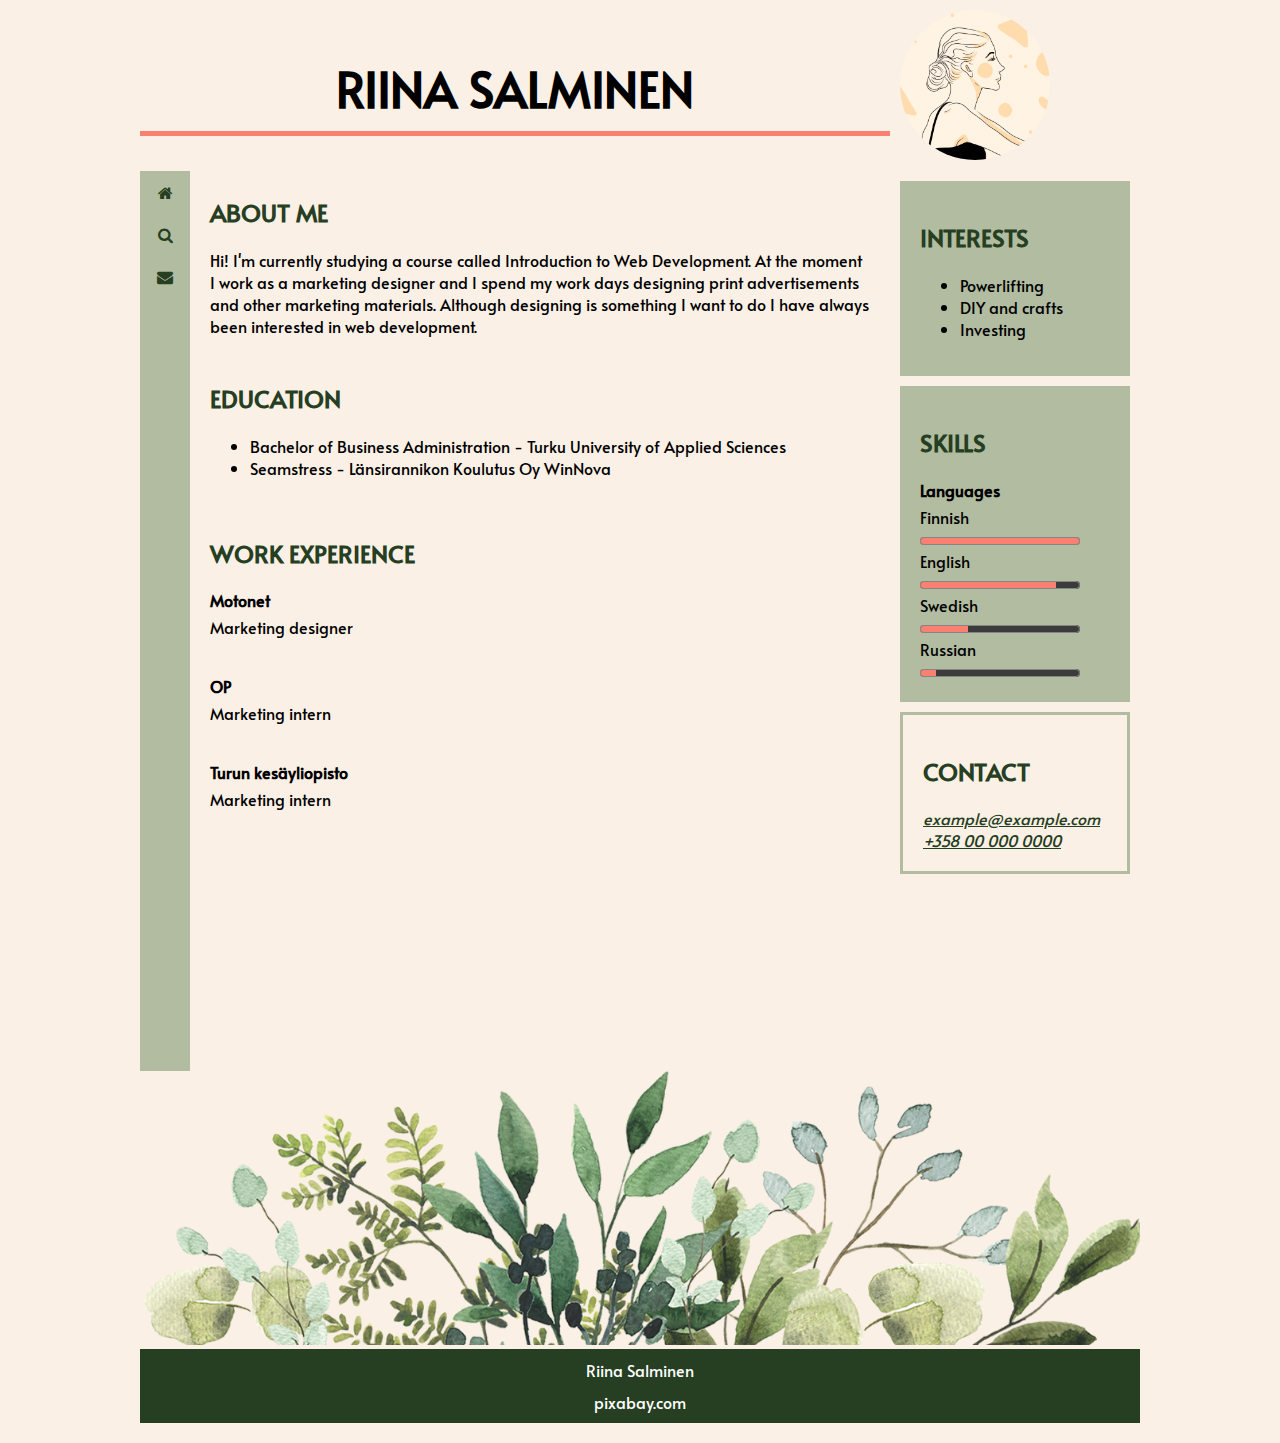
<file: index.html>
<!DOCTYPE html>
<html lang="en-US">
    <head>
        <title>My Pages</title>
        <link rel="stylesheet" href="style.css">
        <link rel="stylesheet" type="text/css" href="flex.css">
        
        <link rel="preconnect" href="https://fonts.googleapis.com">
        <link rel="preconnect" href="https://fonts.gstatic.com" crossorigin>
        <link href="https://fonts.googleapis.com/css2?family=Alata&display=swap" rel="stylesheet">

        <link rel="stylesheet" href="https://cdnjs.cloudflare.com/ajax/libs/font-awesome/4.7.0/css/font-awesome.min.css">

        <meta name="keywords" content="portfolio">
        <meta name="description" content="Riina Salminen portfolio">
        <meta name="viewport" content="width=device-width, initial-scale=1.0">
    </head>

    <body>
        <div class="header">
                <h1>Riina Salminen</h1>
                <img src="img/profilepic.jpg" alt="Profile picture">
        </div>


        <div class="flex-container">
            <div class="nav">
                <ul>
                    <li><a href="index.html"><i class="fa fa-fw fa-home"></i></a></li>
                    <li><a href="portfolio.html"><i class="fa fa-fw fa-search"></i></a></li>
                    <li><a href="index.html#aside-contact"><i class="fa fa-fw fa-envelope"></i></a></li>
                </ul>
            </div>


            <div class="section">
                <h2>About me</h2>
                <p>Hi! I'm currently studying a course called Introduction to Web Development. 
                At the moment I work as a marketing designer and I spend my work days designing
                print advertisements and other marketing materials. 
                Although designing is something I want to do I have always been interested in web development. 
                </p>
            </div>
              
            <div class="article">
                <div>
                <h2>Education</h2>
                    <ul>
                        <li>Bachelor of Business Administration - Turku University of Applied Sciences</li>
                        <li>Seamstress - Länsirannikon Koulutus Oy WinNova</li>
                    </ul>
                </div>
    
                <br>
                <h2>Work experience</h2>
                    <article>
                        <h3>Motonet</h3>
                        <p> Marketing designer</p>
                    </article>
                    <br>
                    <article>
                        <h3> OP</h3>
                        <p> Marketing intern</p>
                    </article>
                    <br>
                    <article>
                        <h3> Turun kesäyliopisto</h3>
                        <p> Marketing intern</p>
                    </article>
            </div>

            <div class="aside">
                        <div id="aside-interests">
                        <h2>Interests</h2>
                            <ul>
                                <li>Powerlifting</li>
                                <li>DIY and crafts</li>
                                <li>Investing</li>
                            </ul>
                        </div>
  
                <div id="aside-progress">
                    
                        <h2>Skills</h2>
                        <h3>Languages</h3>

                        <div class="progress-element">
                        <label for="progress-bar-1">Finnish</label>
                        <progress id="progress-bar-1" max="100" value="100"></progress>
                
                        <label for="progress-bar-2">English</label>
                        <progress id="progress-bar-2" max="100" value="85"></progress>
                        
                        <label for="progress-bar-3">Swedish</label>
                        <progress id="progress-bar-3" max="100" value="30"></progress>
                
                        <label for="progress-bar-4">Russian</label>
                        <progress id="progress-bar-4" max="100" value="10"></progress>
                        </div>
        
                </div>

                <div id="aside-contact">
                        <h2>Contact</h2>
                            <address>
                                <p><a href="mailto:example@example.com">example@example.com</a></p>
                                <p><a href="tel:+358000000000">+358 00 000 0000</a></p>
                            </address>                           
                        </div>
            </div>    
        </div>    

        <div>
            <img id="banner" src="img/leaves.png" alt="leaves" style= "width: 100%;">
        </div>
        
        <footer>
            <p>Riina Salminen</p>
            <p>pixabay.com</p>
        </footer>
    </body>
</html>
</file>
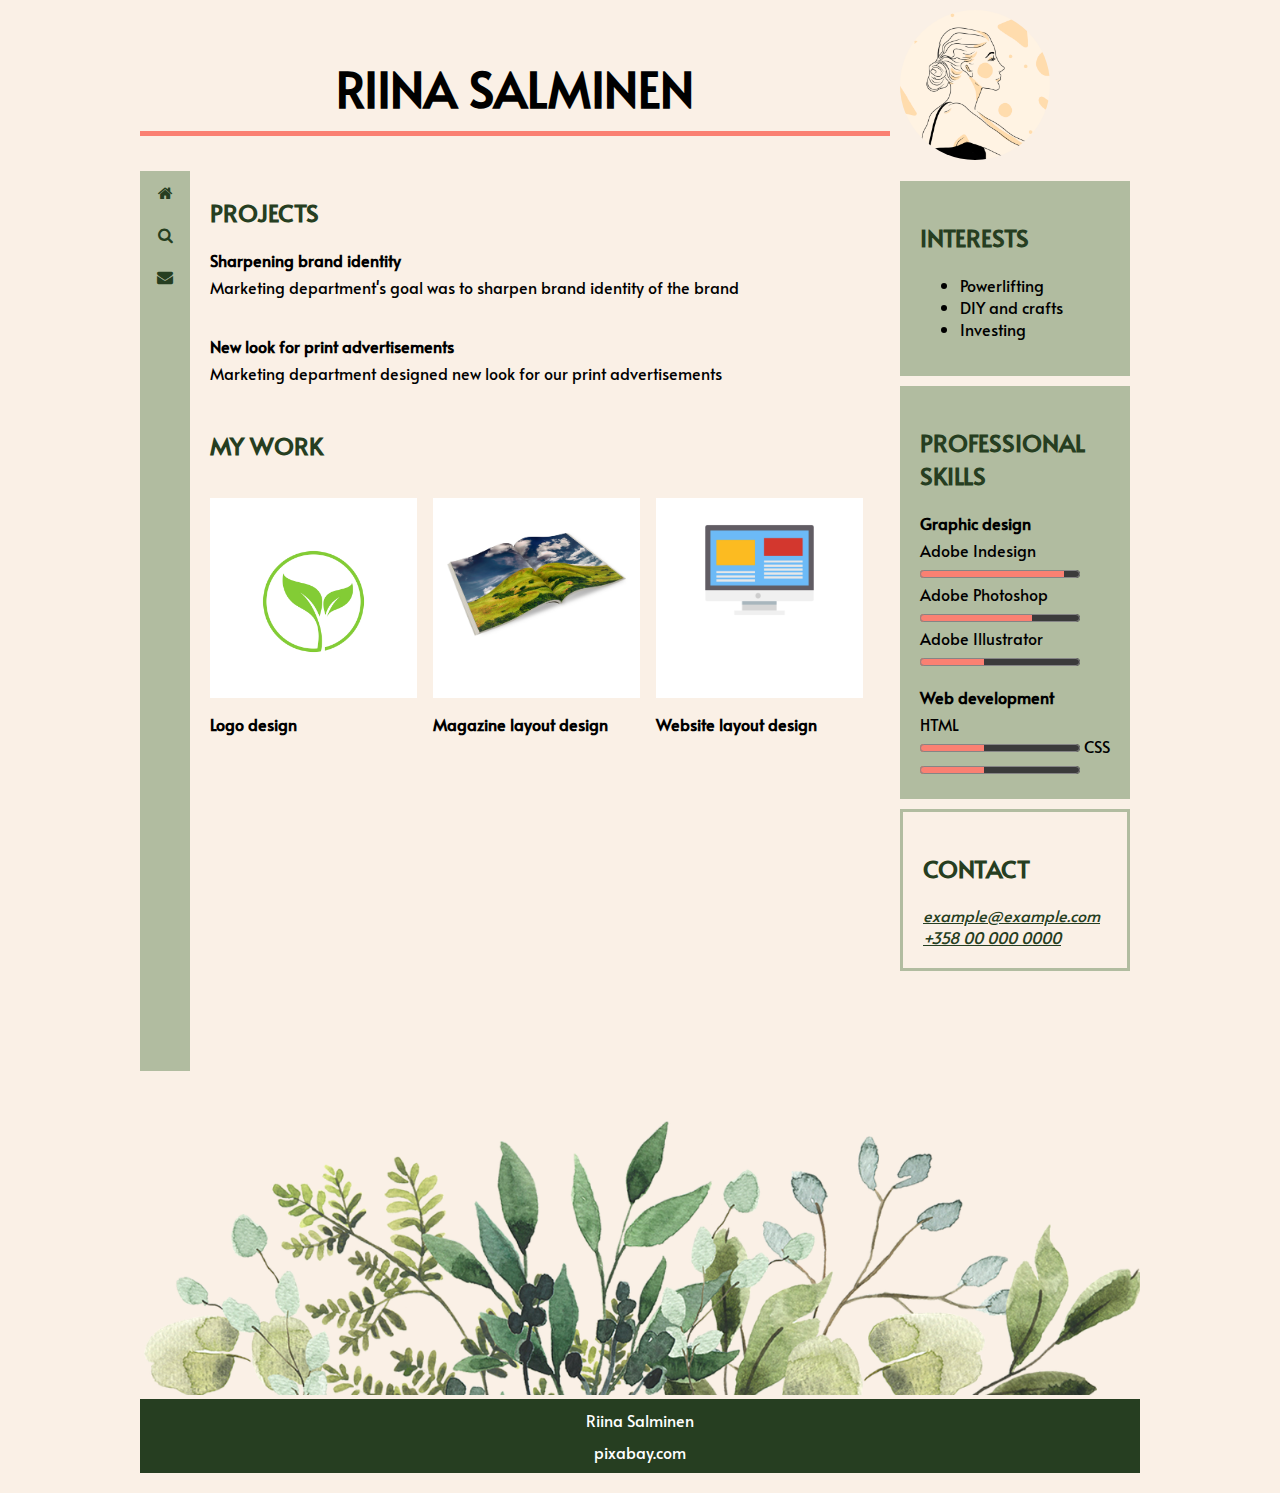
<file: portfolio.html>
<!DOCTYPE html>
<html lang="en-US">
    <head>
        <title>My Portfolio</title>
        <link rel="stylesheet" href="style.css">
        <link rel="stylesheet" type="text/css" href="flex.css">
        
        <link rel="preconnect" href="https://fonts.googleapis.com">
        <link rel="preconnect" href="https://fonts.gstatic.com" crossorigin>
        <link href="https://fonts.googleapis.com/css2?family=Alata&display=swap" rel="stylesheet">

        <link rel="stylesheet" href="https://cdnjs.cloudflare.com/ajax/libs/font-awesome/4.7.0/css/font-awesome.min.css">

        <meta name="keywords" content="portfolio">
        <meta name="description" content="Riina Salminen portfolio">
        <meta name="viewport" content="width=device-width, initial-scale=1.0">
    </head>

    <body>
        <div class="header">
            <h1>Riina Salminen</h1>
            <img src="img/profilepic.jpg" alt="Profile picture">
        </div>
    
        <div class="flex-container">
            <div class="nav">
                <ul>
                    <li><a href="index.html"><i class="fa fa-fw fa-home"></i></a></li>
                    <li><a href="portfolio.html"><i class="fa fa-fw fa-search"></i></a></li>
                    <li><a href="index.html#aside-contact"><i class="fa fa-fw fa-envelope"></i></a></li>
                </ul>
            </div>
        
            <div class="section">
                <h2>Projects</h2>

                <h3>Sharpening brand identity</h3>
                <p>Marketing department's goal was to sharpen brand identity of the brand</p>
                <br>
                <h3>New look for print advertisements</h3>
                <p> Marketing department designed new look for our print advertisements</p>
            </div>

            <div class="article">
                <h2>My work</h2>
                <div class="row">
                    <div class="column">
                        <div class="content">
                            <img src="img/portfolio-1.png" alt="Logo design" style="width:100%">
                        </div>
                        <h3>Logo design</h3>
                    </div>
                    <div class="column">
                        <div class="content">
                            <img src="img/portfolio-2.jpg" alt="Lights" style="width:100%">
                        </div>
                        <h3>Magazine layout design</h3>
                    </div>
                    <div class="column">
                        <div class="content">
                            <img src="img/portfolio-3.png" alt="Lights" style="width:100%">
                        </div>
                        <h3>Website layout design</h3>
                    </div>    
                </div>         
               
            </div>

            <div class="aside">
                <div id="aside-interests">
                        <h2>Interests</h2>
                            <ul>
                                <li>Powerlifting</li>
                                <li>DIY and crafts</li>
                                <li>Investing</li>
                            </ul>
                </div>
  
                <div id="aside-progress">
                    
                        <h2>Professional skills</h2>

                        <h3>Graphic design</h3>
                        <div class="progress-element">
                            <label for="progress-bar-1">Adobe Indesign</label>
                            <progress id="progress-bar-1" max="100" value="90"></progress>
                
                            <label for="progress-bar-2">Adobe Photoshop</label>
                            <progress id="progress-bar-2" max="100" value="70"></progress>
                            
                            <label for="progress-bar-3">Adobe Illustrator</label>
                            <progress id="progress-bar-3" max="100" value="40"></progress>
                        </div>

                        <h3>Web development</h3>
                        <div class="progress-element">
                            <label for="progress-bar-4">HTML</label>
                            <progress id="progress-bar-4" max="100" value="40"></progress>
                    
                            <label for="progress-bar-5">CSS</label>
                            <progress id="progress-bar-5" max="100" value="40"></progress>

                        </div>
                       
                </div>

                <div id="aside-contact">
                        <h2>Contact</h2>
                            <address>
                                <p><a href="mailto:example@example.com">example@example.com</a></p>
                                <p><a href="tel:+358000000000">+358 00 000 0000</a></p>
                            </address>                           
                </div>
            </div>
        </div>

            
        <div id="banner-footer">
            <img src="img/leaves.png" alt="leaves" style= "width: 100%;">
        </div>


        <footer>
            <p>Riina Salminen</p>
            <p>pixabay.com</p>
        </footer>


    </body>
</html>
</file>
<file: style.css>
* {
    box-sizing: border-box;
  }

body {
    width: 1000px;
    margin: 0px auto;
    color: black;
    background-color: #faf0e6;
    font-family: 'Alata', sans-serif;
}

/*text-styles*/
h1 {
    text-align: center;
    margin: 35px auto;
    padding: 10px;
    font-size: 3em;
    text-transform: uppercase;
    border-bottom: 5px solid salmon
}

h2 {
    font-size: 1.5em;
    text-transform: uppercase;
    color: #263e21;
}

h3 {
    font-size: 1em;
    margin: 15px 0px 5px 0px;
}

p {
    text-align: left;
    font-size: 1em;
    margin: 0 auto;
}



  

/*NAVIGATION*/
.nav {
    width: 3%;
    height: 100%;
    background-color:#b1bca0;
    text-align: center;

}

.nav ul {
    display: block;
    list-style-type: none;
    margin: 0;
    padding: 0px;
}

.nav li {
    padding: 10px 0px 10px 0px;
}

.nav a {
    color: #263e21;
}



/*link-styles*/
a {
    color: #263e21;
}

a:hover {
    color: black;
}

/*header-styles*/
.header {
    margin-top: 10px;
}

.header img {
    width: 150px;
    height: 150px;
    border-radius: 50%;
    margin: 0px 5px 5px 10px;
    object-fit: cover;
}

.header h1 {
    width: 75%;
    float: left;
}

/*aside*/
#aside-interests, #aside-progress, #aside-contact {
    background-color: #b1bca0;
    padding: 20px;
    margin: 10px;

}

#aside-contact {
    background-color: #faf0e6;
    border: 3px solid #b1bca0;
}



/*progress*/
.progress-element {
    display: inline-block;
    position: relative;
    accent-color: salmon;
}


#progress-bar-1, #progress-bar-2 ,#progress-bar-3, #progress-bar-4, #progress-bar-5 {
    position: relative;
    display: inline;
}

/*portfolio-gallery*/
.row {
    margin: 8px -16px;
  }
  
.row, .column {
    padding: 8px;
  }
  
.column {
    float: left;
    width: 33%;
  }
  
.content {
    background-color: white;
    padding: 10px;
    height: 200px;
  }

/*banner-image*/
#banner-footer {
    padding-top: 50px;
}

/*footer*/
footer {
    margin-bottom: 20px;
    padding: 5px;
    background-color: #263e21;
}

footer p {
    text-align: center;
    color: white;
    padding: 5px;
}
</file>
<file: flex.css>
.flex-container {
    display: flex;
    flex-wrap: wrap;
    flex-direction: column;
    width: 1000px;
    height: 900px;

}

.nav {
    width: 5%;
}

.section {
    width: 70%;
    padding: 5px 20px 20px 20px;

}

.article {
    width: 70%;
    padding: 5px 20px 0px 20px;
}

.aside {
    width: 25%;

}
</file>
